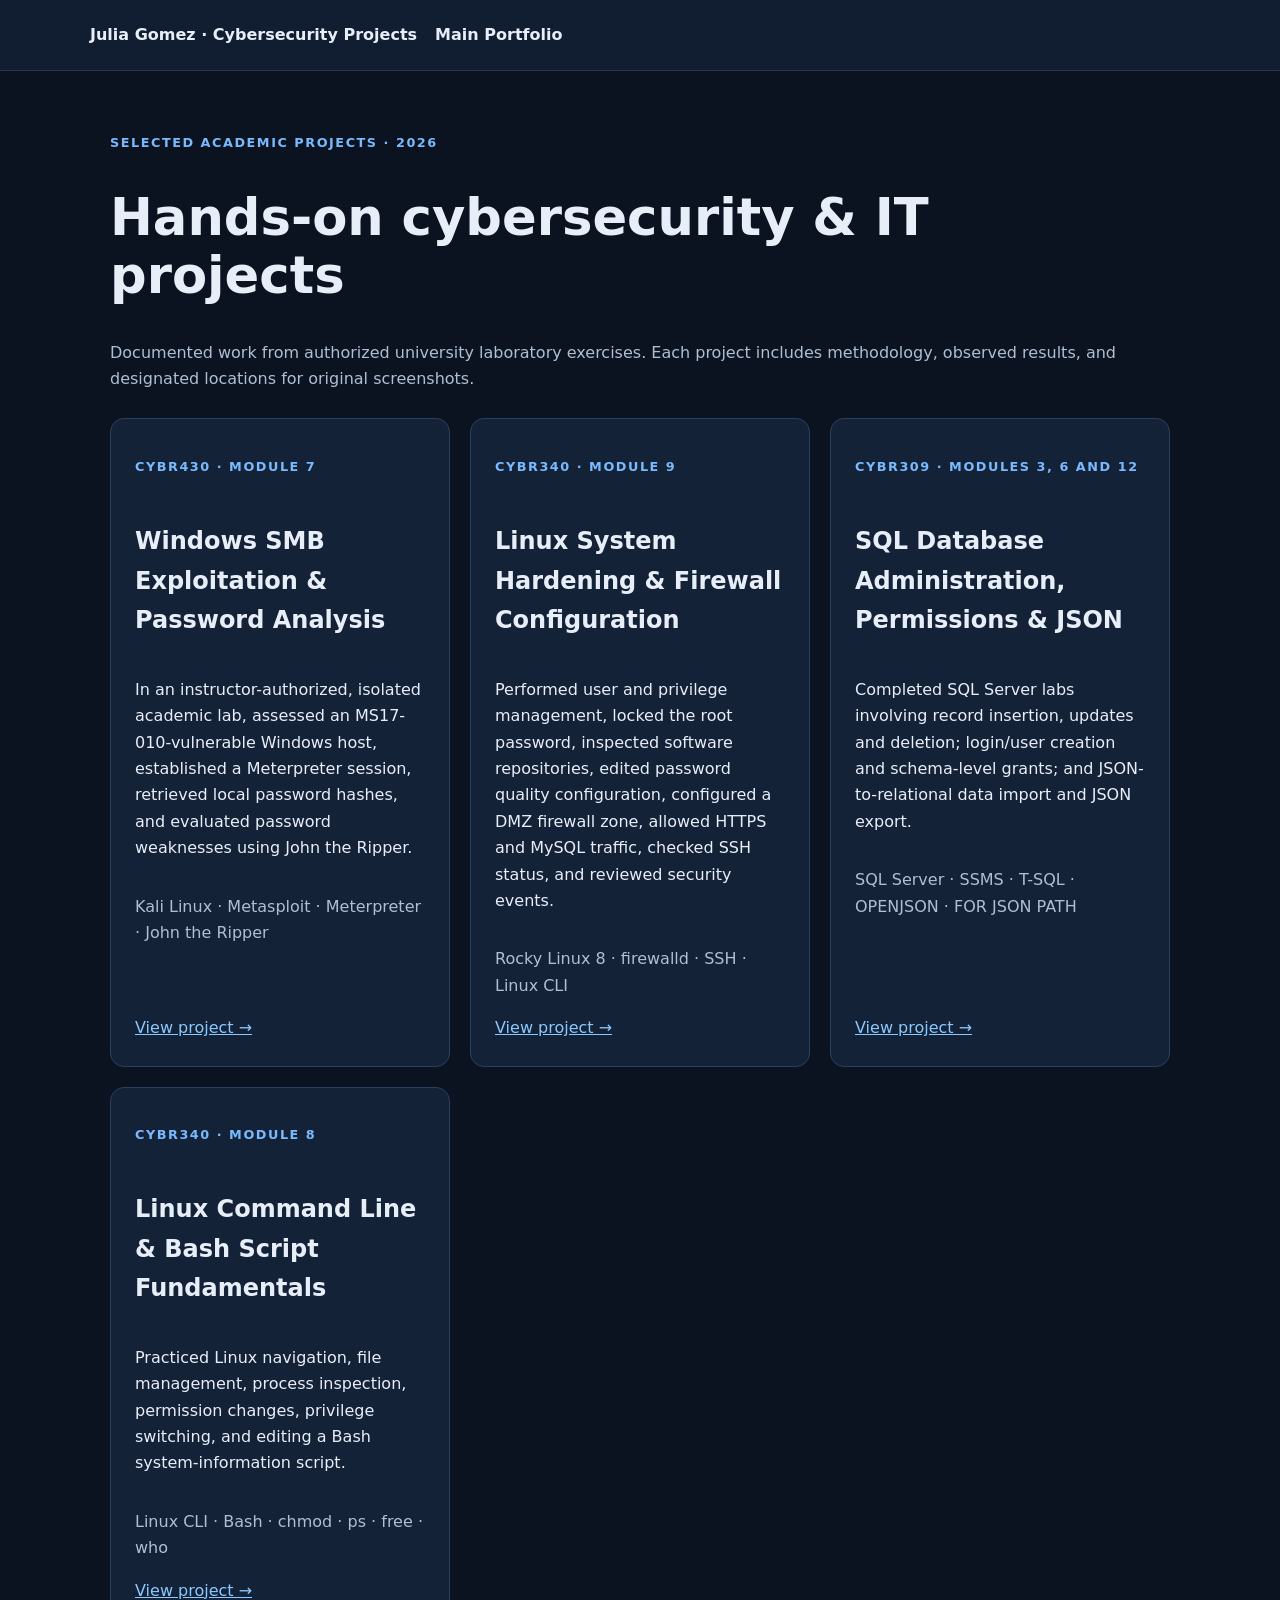
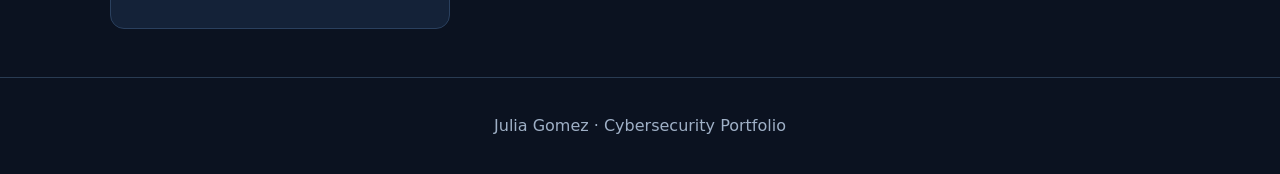
<file: projects/index.html>
<!doctype html><html lang="en"><head><meta charset="utf-8"><meta name="viewport" content="width=device-width,initial-scale=1"><link rel="stylesheet" href="style.css"><title>Cybersecurity Projects | Julia Gomez</title></head><body><header><nav><a href="index.html">Julia Gomez · Cybersecurity Projects</a><a href="https://simplyjuice.github.io/cybersecurity-portfolio/">Main Portfolio</a></nav></header><main><p class="eyebrow">Selected academic projects · 2026</p><h1>Hands-on cybersecurity & IT projects</h1><p class="muted">Documented work from authorized university laboratory exercises. Each project includes methodology, observed results, and designated locations for original screenshots.</p><div class="grid"><article class="card"><p class="eyebrow">CYBR430 · Module 7</p><h2>Windows SMB Exploitation &amp; Password Analysis</h2><p>In an instructor-authorized, isolated academic lab, assessed an MS17-010-vulnerable Windows host, established a Meterpreter session, retrieved local password hashes, and evaluated password weaknesses using John the Ripper.</p><p class="muted">Kali Linux · Metasploit · Meterpreter · John the Ripper</p><a href="smb.html">View project →</a></article><article class="card"><p class="eyebrow">CYBR340 · Module 9</p><h2>Linux System Hardening &amp; Firewall Configuration</h2><p>Performed user and privilege management, locked the root password, inspected software repositories, edited password quality configuration, configured a DMZ firewall zone, allowed HTTPS and MySQL traffic, checked SSH status, and reviewed security events.</p><p class="muted">Rocky Linux 8 · firewalld · SSH · Linux CLI</p><a href="linux-hardening.html">View project →</a></article><article class="card"><p class="eyebrow">CYBR309 · Modules 3, 6 and 12</p><h2>SQL Database Administration, Permissions &amp; JSON</h2><p>Completed SQL Server labs involving record insertion, updates and deletion; login/user creation and schema-level grants; and JSON-to-relational data import and JSON export.</p><p class="muted">SQL Server · SSMS · T-SQL · OPENJSON · FOR JSON PATH</p><a href="database.html">View project →</a></article><article class="card"><p class="eyebrow">CYBR340 · Module 8</p><h2>Linux Command Line &amp; Bash Script Fundamentals</h2><p>Practiced Linux navigation, file management, process inspection, permission changes, privilege switching, and editing a Bash system-information script.</p><p class="muted">Linux CLI · Bash · chmod · ps · free · who</p><a href="bash.html">View project →</a></article></div></main><footer>Julia Gomez · Cybersecurity Portfolio</footer></body></html>
</file>
<file: projects/style.css>
*{box-sizing:border-box}body{margin:0;background:#0b1220;color:#e8eef8;font:16px/1.65 system-ui,Segoe UI,sans-serif}a{color:#8ac8ff}header{background:#111e32;border-bottom:1px solid #26364e;padding:22px max(20px,calc((100% - 1100px)/2))}header a{color:#e8eef8;text-decoration:none;font-weight:700}nav{display:flex;gap:18px;flex-wrap:wrap}main{max-width:1100px;margin:0 auto;padding:48px 20px}h1{font-size:clamp(2rem,4vw,3.3rem);line-height:1.15}h2{margin-top:32px}h3{margin-bottom:5px}.muted{color:#aebfd3}.eyebrow{color:#79baff;text-transform:uppercase;font-size:.8rem;letter-spacing:.12em;font-weight:700}.grid{display:grid;grid-template-columns:repeat(auto-fit,minmax(260px,1fr));gap:20px;margin-top:26px}.card,.panel{background:#142238;border:1px solid #2a405e;border-radius:14px;padding:24px}.card{display:flex;flex-direction:column}.card a{margin-top:auto}.tag{display:inline-block;background:#213a55;border:1px solid #3c5875;border-radius:7px;padding:3px 9px;font-size:.85rem;margin:3px 4px 3px 0}.shots{display:grid;grid-template-columns:repeat(auto-fit,minmax(250px,1fr));gap:18px}.shot{background:#101b2e;border:1px dashed #58799e;border-radius:12px;padding:12px}.shot img{width:100%;aspect-ratio:16/10;object-fit:contain;background:#0a1423;border-radius:8px}.shot p{margin:7px 0}.shot small{color:#b1c2d7}.back{display:inline-block;margin-bottom:22px}footer{padding:35px 20px;text-align:center;color:#9fb0c6;border-top:1px solid #293b52}code{background:#20334c;padding:2px 5px;border-radius:4px}ol{padding-left:22px}@media(max-width:600px){main{padding-top:26px}}
</file>
